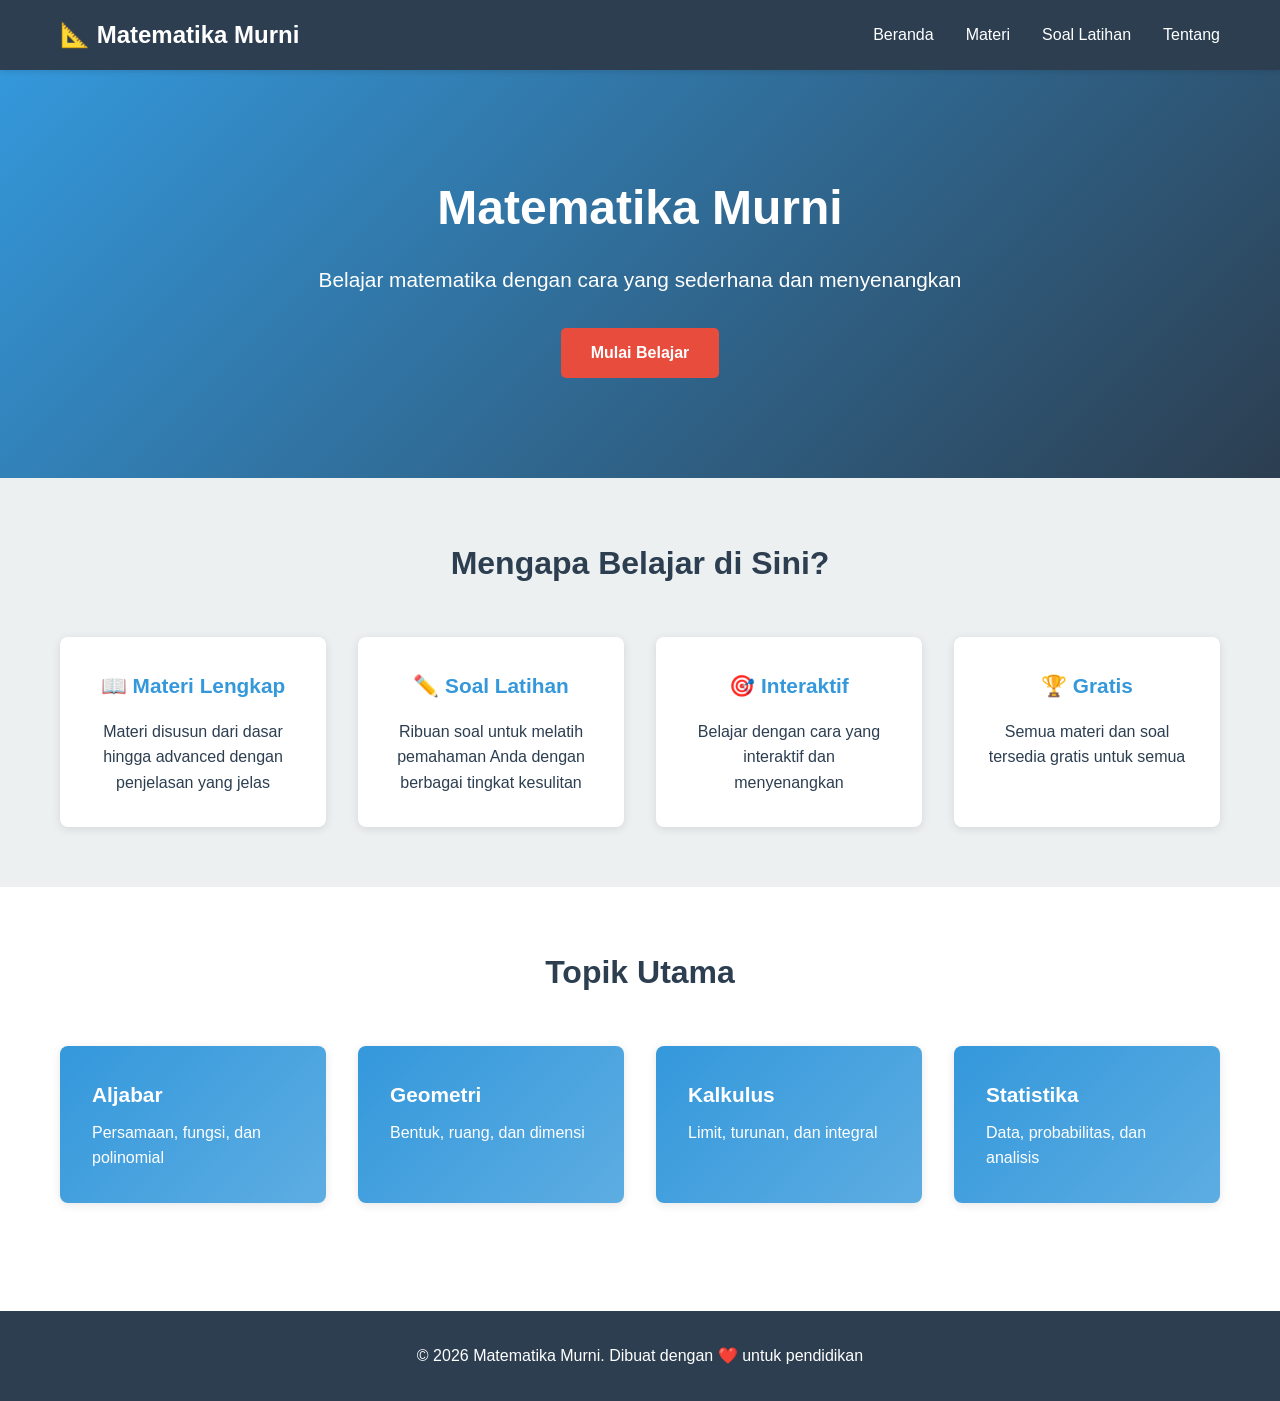
<file: index.html>
<!DOCTYPE html>
<html lang="id">
<head>
    <meta charset="UTF-8">
    <meta name="viewport" content="width=device-width, initial-scale=1.0">
    <title>Matematika Murni - Belajar dengan Mudah</title>
    <link rel="stylesheet" href="style.css">
</head>
<body>
    <nav class="navbar">
        <div class="container">
            <div class="logo">📐 Matematika Murni</div>
            <ul class="nav-links">
                <li><a href="index.html">Beranda</a></li>
                <li><a href="materi.html">Materi</a></li>
                <li><a href="soal.html">Soal Latihan</a></li>
                <li><a href="tentang.html">Tentang</a></li>
            </ul>
        </div>
    </nav>

    <header class="hero">
        <div class="hero-content">
            <h1>Matematika Murni</h1>
            <p>Belajar matematika dengan cara yang sederhana dan menyenangkan</p>
            <a href="materi.html" class="btn">Mulai Belajar</a>
        </div>
    </header>

    <section class="features">
        <div class="container">
            <h2>Mengapa Belajar di Sini?</h2>
            <div class="feature-grid">
                <div class="feature-card">
                    <h3>📖 Materi Lengkap</h3>
                    <p>Materi disusun dari dasar hingga advanced dengan penjelasan yang jelas</p>
                </div>
                <div class="feature-card">
                    <h3>✏️ Soal Latihan</h3>
                    <p>Ribuan soal untuk melatih pemahaman Anda dengan berbagai tingkat kesulitan</p>
                </div>
                <div class="feature-card">
                    <h3>🎯 Interaktif</h3>
                    <p>Belajar dengan cara yang interaktif dan menyenangkan</p>
                </div>
                <div class="feature-card">
                    <h3>🏆 Gratis</h3>
                    <p>Semua materi dan soal tersedia gratis untuk semua</p>
                </div>
            </div>
        </div>
    </section>

    <section class="topics">
        <div class="container">
            <h2>Topik Utama</h2>
            <div class="topic-grid">
                <a href="materi.html#aljabar" class="topic-card">
                    <h3>Aljabar</h3>
                    <p>Persamaan, fungsi, dan polinomial</p>
                </a>
                <a href="materi.html#geometri" class="topic-card">
                    <h3>Geometri</h3>
                    <p>Bentuk, ruang, dan dimensi</p>
                </a>
                <a href="materi.html#kalkulus" class="topic-card">
                    <h3>Kalkulus</h3>
                    <p>Limit, turunan, dan integral</p>
                </a>
                <a href="materi.html#statistika" class="topic-card">
                    <h3>Statistika</h3>
                    <p>Data, probabilitas, dan analisis</p>
                </a>
            </div>
        </div>
    </section>

    <footer class="footer">
        <div class="container">
            <p>&copy; 2026 Matematika Murni. Dibuat dengan ❤️ untuk pendidikan</p>
        </div>
    </footer>
</body>
</html>
</file>
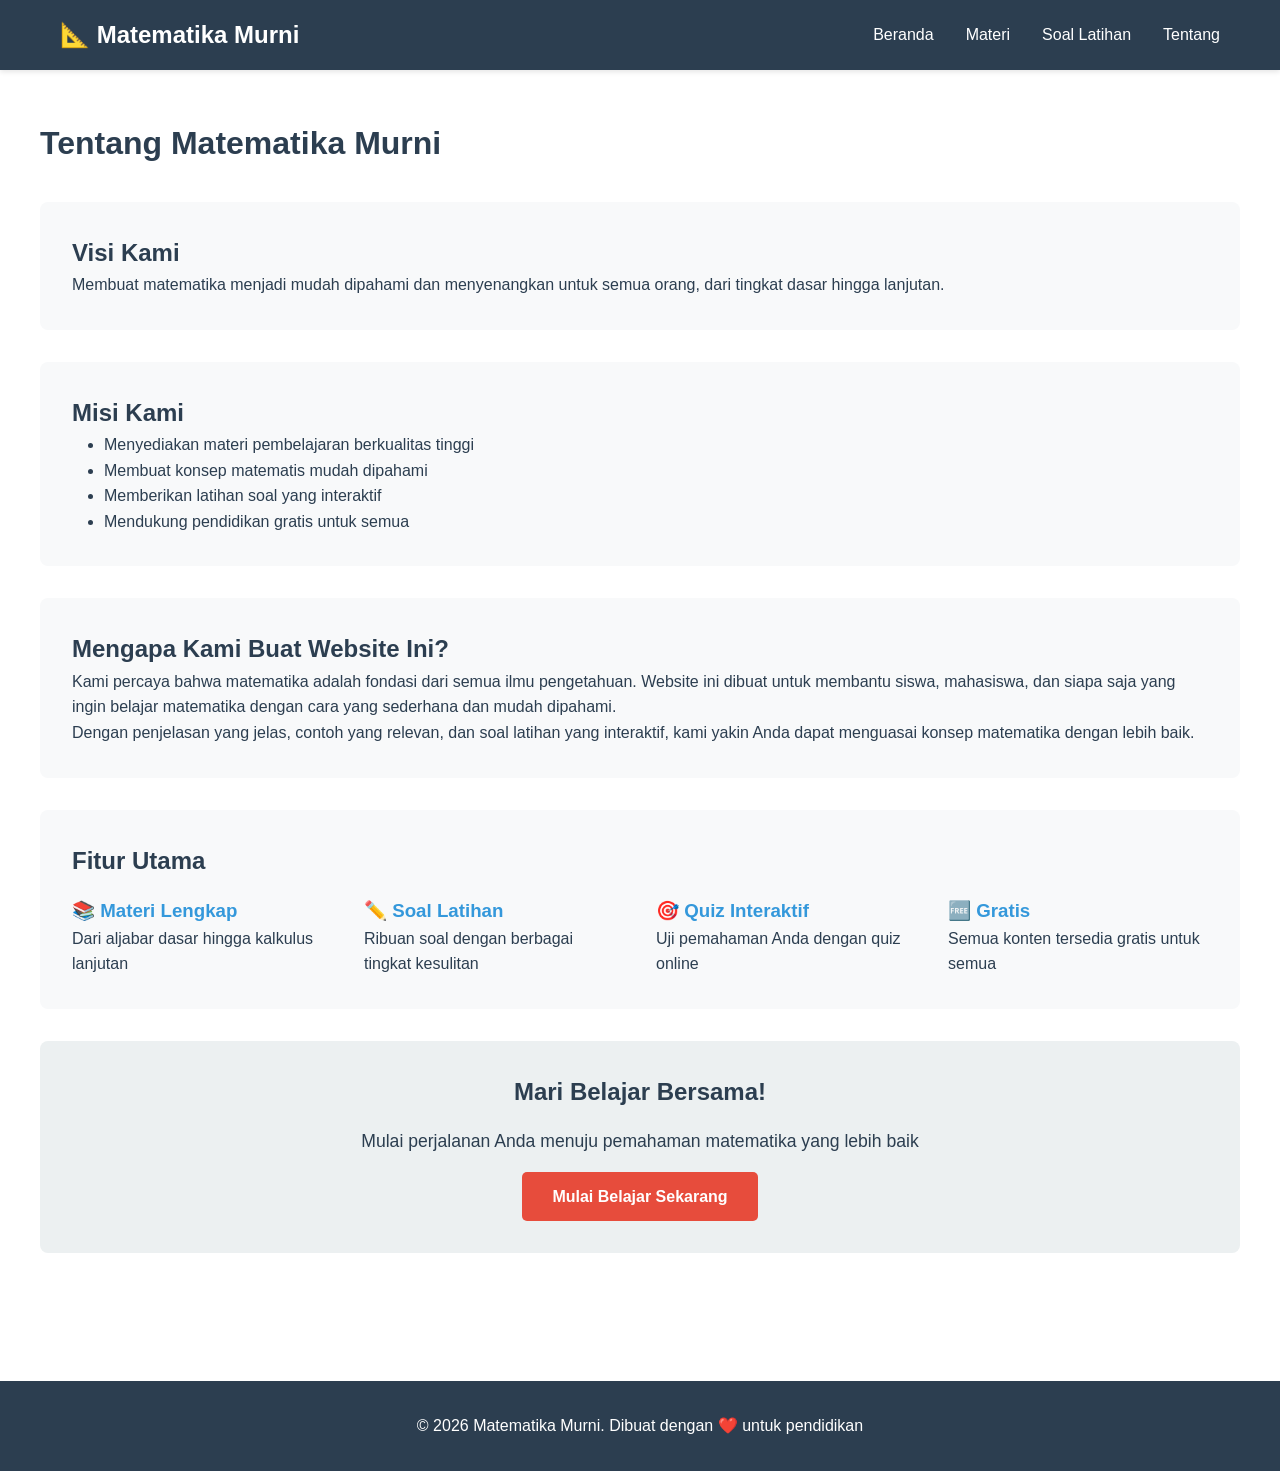
<file: tentang.html>
<!DOCTYPE html>
<html lang="id">
<head>
    <meta charset="UTF-8">
    <meta name="viewport" content="width=device-width, initial-scale=1.0">
    <title>Tentang - Matematika Murni</title>
    <link rel="stylesheet" href="style.css">
</head>
<body>
    <nav class="navbar">
        <div class="container">
            <div class="logo">📐 Matematika Murni</div>
            <ul class="nav-links">
                <li><a href="index.html">Beranda</a></li>
                <li><a href="materi.html">Materi</a></li>
                <li><a href="soal.html">Soal Latihan</a></li>
                <li><a href="tentang.html">Tentang</a></li>
            </ul>
        </div>
    </nav>

    <div class="container" style="padding: 3rem 0;">
        <h1>Tentang Matematika Murni</h1>
        
        <section style="background-color: #f8f9fa; padding: 2rem; border-radius: 8px; margin: 2rem 0;">
            <h2>Visi Kami</h2>
            <p>Membuat matematika menjadi mudah dipahami dan menyenangkan untuk semua orang, dari tingkat dasar hingga lanjutan.</p>
        </section>

        <section style="background-color: #f8f9fa; padding: 2rem; border-radius: 8px; margin: 2rem 0;">
            <h2>Misi Kami</h2>
            <ul style="margin-left: 2rem;">
                <li>Menyediakan materi pembelajaran berkualitas tinggi</li>
                <li>Membuat konsep matematis mudah dipahami</li>
                <li>Memberikan latihan soal yang interaktif</li>
                <li>Mendukung pendidikan gratis untuk semua</li>
            </ul>
        </section>

        <section style="background-color: #f8f9fa; padding: 2rem; border-radius: 8px; margin: 2rem 0;">
            <h2>Mengapa Kami Buat Website Ini?</h2>
            <p>Kami percaya bahwa matematika adalah fondasi dari semua ilmu pengetahuan. Website ini dibuat untuk membantu siswa, mahasiswa, dan siapa saja yang ingin belajar matematika dengan cara yang sederhana dan mudah dipahami.</p>
            <p>Dengan penjelasan yang jelas, contoh yang relevan, dan soal latihan yang interaktif, kami yakin Anda dapat menguasai konsep matematika dengan lebih baik.</p>
        </section>

        <section style="background-color: #f8f9fa; padding: 2rem; border-radius: 8px; margin: 2rem 0;">
            <h2>Fitur Utama</h2>
            <div style="display: grid; grid-template-columns: repeat(auto-fit, minmax(200px, 1fr)); gap: 2rem; margin-top: 1rem;">
                <div>
                    <h3 style="color: var(--primary-color);">📚 Materi Lengkap</h3>
                    <p>Dari aljabar dasar hingga kalkulus lanjutan</p>
                </div>
                <div>
                    <h3 style="color: var(--primary-color);">✏️ Soal Latihan</h3>
                    <p>Ribuan soal dengan berbagai tingkat kesulitan</p>
                </div>
                <div>
                    <h3 style="color: var(--primary-color);">🎯 Quiz Interaktif</h3>
                    <p>Uji pemahaman Anda dengan quiz online</p>
                </div>
                <div>
                    <h3 style="color: var(--primary-color);">🆓 Gratis</h3>
                    <p>Semua konten tersedia gratis untuk semua</p>
                </div>
            </div>
        </section>

        <section style="background-color: var(--light-bg); padding: 2rem; border-radius: 8px; margin: 2rem 0; text-align: center;">
            <h2>Mari Belajar Bersama!</h2>
            <p style="font-size: 1.1rem; margin: 1rem 0;">Mulai perjalanan Anda menuju pemahaman matematika yang lebih baik</p>
            <a href="materi.html" class="btn">Mulai Belajar Sekarang</a>
        </section>
    </div>

    <footer class="footer">
        <div class="container">
            <p>&copy; 2026 Matematika Murni. Dibuat dengan ❤️ untuk pendidikan</p>
        </div>
    </footer>
</body>
</html>
</file>
<file: style.css>
* {
    margin: 0;
    padding: 0;
    box-sizing: border-box;
}

:root {
    --primary-color: #3498db;
    --secondary-color: #2c3e50;
    --accent-color: #e74c3c;
    --light-bg: #ecf0f1;
    --text-color: #2c3e50;
}

body {
    font-family: 'Segoe UI', Tahoma, Geneva, Verdana, sans-serif;
    line-height: 1.6;
    color: var(--text-color);
}

.container {
    max-width: 1200px;
    margin: 0 auto;
    padding: 0 20px;
}

/* Navbar */
.navbar {
    background-color: var(--secondary-color);
    color: white;
    padding: 1rem 0;
    position: sticky;
    top: 0;
    z-index: 100;
    box-shadow: 0 2px 5px rgba(0,0,0,0.1);
}

.navbar .container {
    display: flex;
    justify-content: space-between;
    align-items: center;
}

.logo {
    font-size: 1.5rem;
    font-weight: bold;
}

.nav-links {
    list-style: none;
    display: flex;
    gap: 2rem;
}

.nav-links a {
    color: white;
    text-decoration: none;
    transition: color 0.3s ease;
}

.nav-links a:hover {
    color: var(--primary-color);
}

/* Hero Section */
.hero {
    background: linear-gradient(135deg, var(--primary-color), var(--secondary-color));
    color: white;
    padding: 100px 20px;
    text-align: center;
}

.hero-content h1 {
    font-size: 3rem;
    margin-bottom: 1rem;
}

.hero-content p {
    font-size: 1.3rem;
    margin-bottom: 2rem;
}

.btn {
    display: inline-block;
    background-color: var(--accent-color);
    color: white;
    padding: 12px 30px;
    border-radius: 5px;
    text-decoration: none;
    transition: background-color 0.3s ease;
    font-weight: bold;
}

.btn:hover {
    background-color: #c0392b;
}

/* Features Section */
.features {
    padding: 60px 20px;
    background-color: var(--light-bg);
}

.features h2 {
    text-align: center;
    font-size: 2rem;
    margin-bottom: 3rem;
}

.feature-grid {
    display: grid;
    grid-template-columns: repeat(auto-fit, minmax(250px, 1fr));
    gap: 2rem;
}

.feature-card {
    background: white;
    padding: 2rem;
    border-radius: 8px;
    box-shadow: 0 2px 10px rgba(0,0,0,0.1);
    text-align: center;
    transition: transform 0.3s ease;
}

.feature-card:hover {
    transform: translateY(-5px);
}

.feature-card h3 {
    color: var(--primary-color);
    margin-bottom: 1rem;
    font-size: 1.3rem;
}

/* Topics Section */
.topics {
    padding: 60px 20px;
}

.topics h2 {
    text-align: center;
    font-size: 2rem;
    margin-bottom: 3rem;
}

.topic-grid {
    display: grid;
    grid-template-columns: repeat(auto-fit, minmax(200px, 1fr));
    gap: 2rem;
}

.topic-card {
    background: linear-gradient(135deg, var(--primary-color), #5dade2);
    color: white;
    padding: 2rem;
    border-radius: 8px;
    text-decoration: none;
    transition: transform 0.3s ease, box-shadow 0.3s ease;
    box-shadow: 0 2px 10px rgba(0,0,0,0.1);
}

.topic-card:hover {
    transform: translateY(-5px);
    box-shadow: 0 5px 20px rgba(0,0,0,0.2);
}

.topic-card h3 {
    margin-bottom: 0.5rem;
    font-size: 1.3rem;
}

/* Footer */
.footer {
    background-color: var(--secondary-color);
    color: white;
    text-align: center;
    padding: 2rem 0;
    margin-top: 3rem;
}

/* Responsive */
@media (max-width: 768px) {
    .nav-links {
        gap: 1rem;
    }

    .hero-content h1 {
        font-size: 2rem;
    }

    .hero-content p {
        font-size: 1rem;
    }
}
</file>
